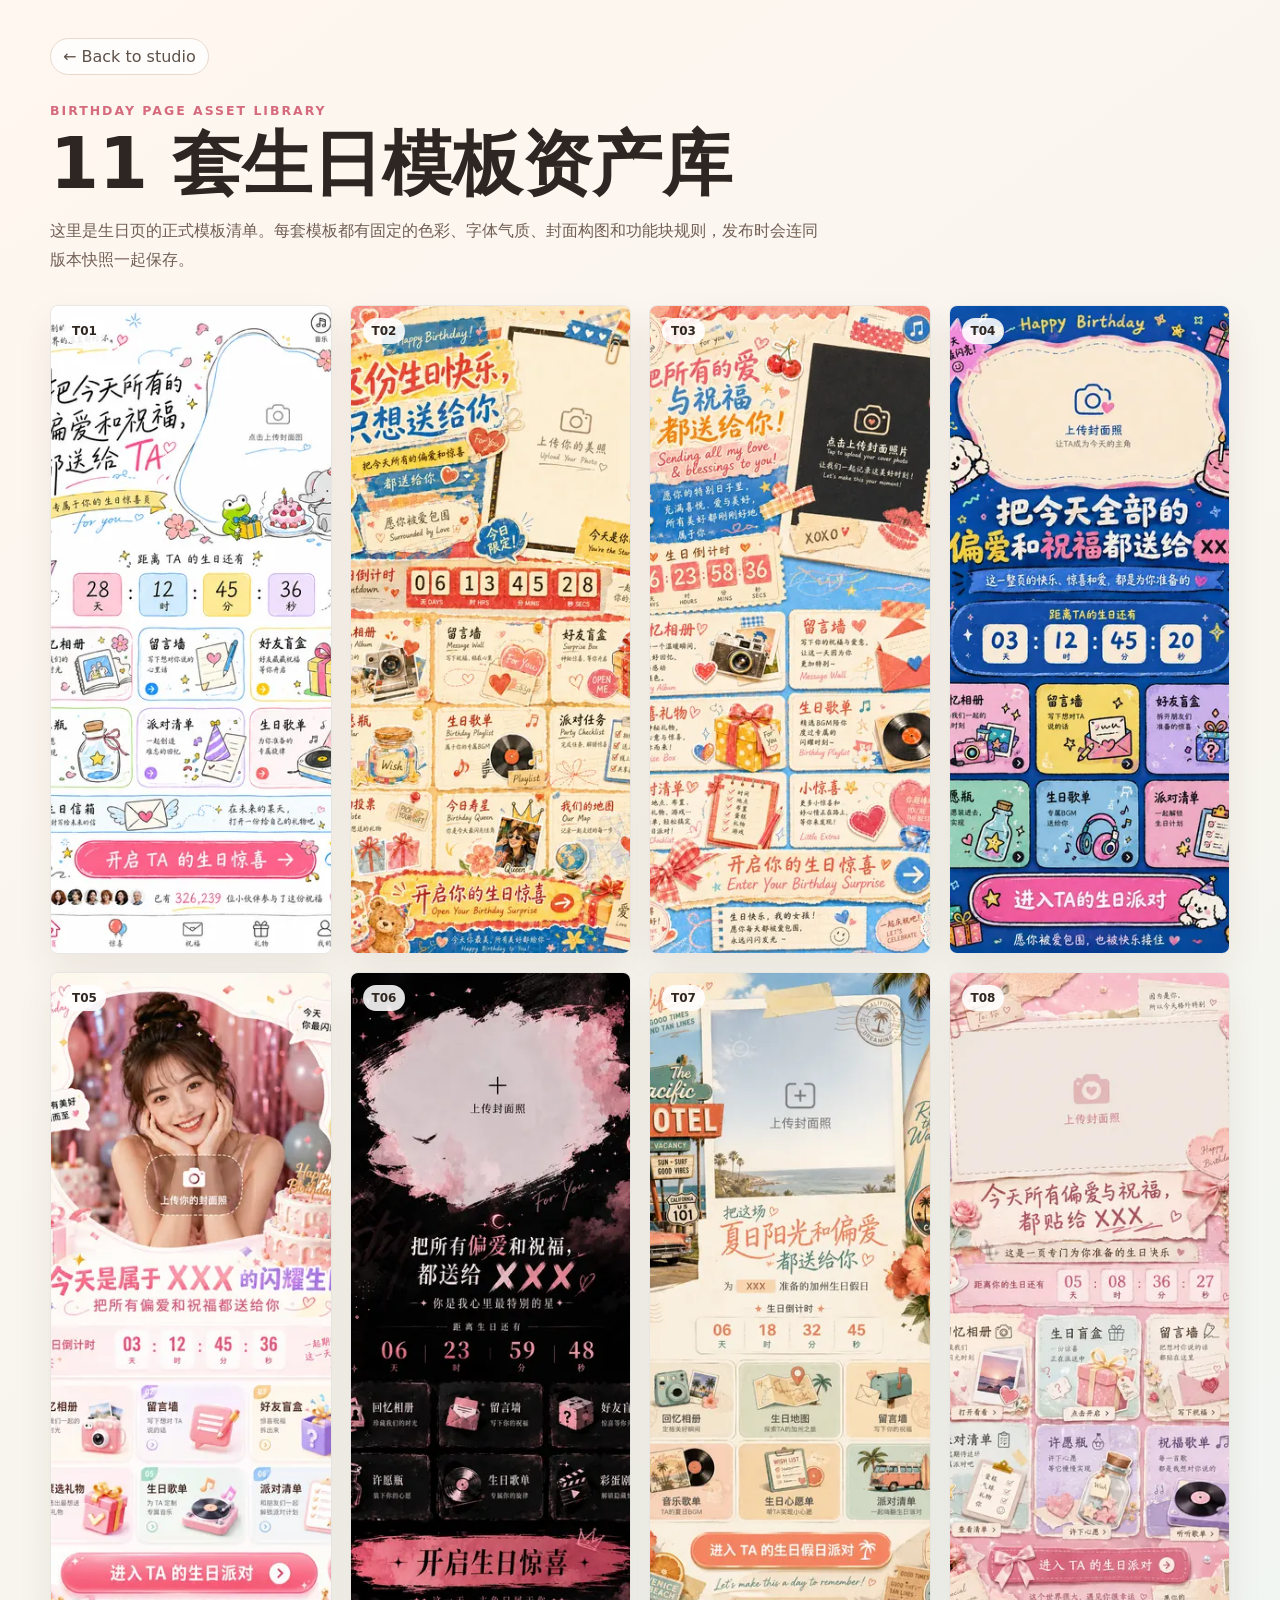
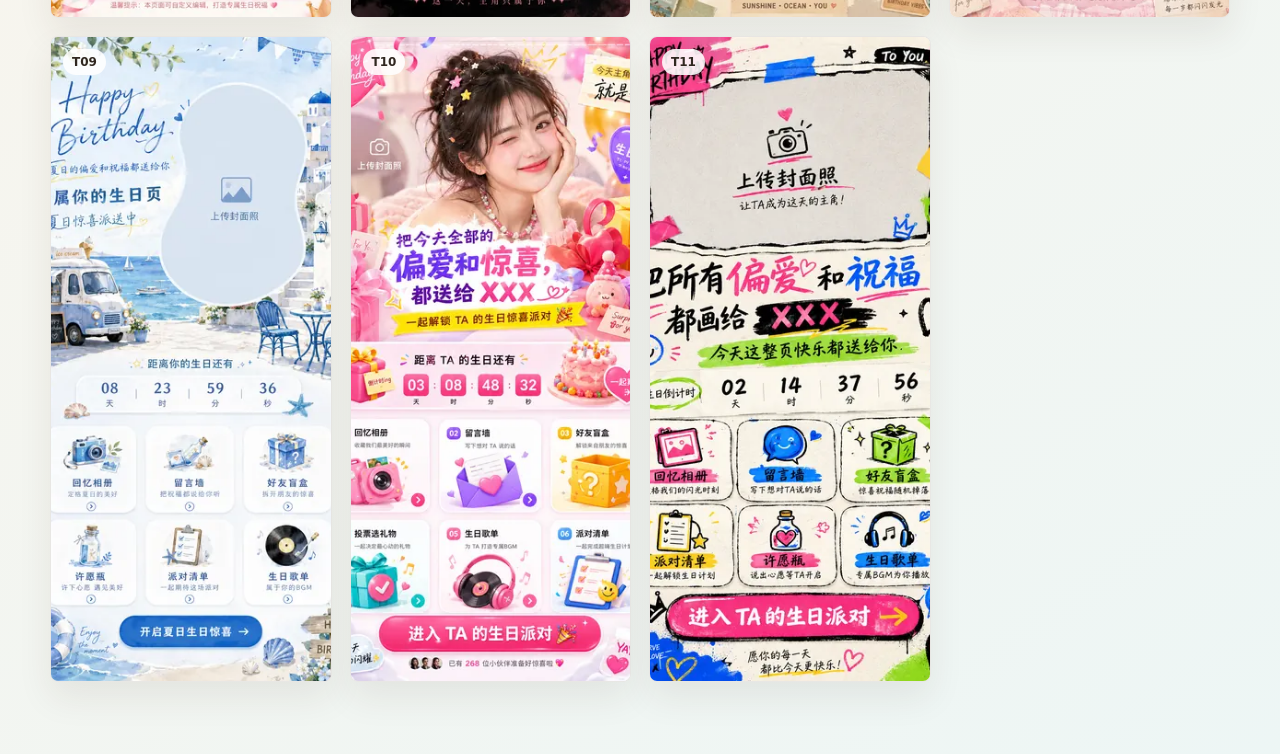
<file: template-library.html>
<!doctype html>
<html lang="zh-CN">
  <head>
    <meta charset="UTF-8">
    <meta name="viewport" content="width=device-width, initial-scale=1, viewport-fit=cover">
    <meta name="robots" content="noindex,nofollow,noarchive">
    <title>Birthday Template Library</title>
    <link rel="stylesheet" href="template-library.css?v=20260720-template-library-r4">
  </head>
  <body>
    <main class="library-shell">
      <header class="library-header">
        <a class="library-back" href="admin.html">&larr; Back to studio</a>
        <p class="library-kicker">BIRTHDAY PAGE ASSET LIBRARY</p>
        <h1 id="libraryTitle"></h1>
        <p id="libraryIntro" class="library-intro"></p>
      </header>
      <section id="templateLibraryGrid" class="template-library-grid" aria-live="polite"></section>
    </main>
    <dialog id="templateLibraryDialog" class="library-dialog">
      <button id="closeTemplateLibraryDialog" class="library-dialog-close" type="button" aria-label="Close">&times;</button>
      <img id="templateLibraryPreview" alt="">
      <div id="templateLibraryInfo" class="library-dialog-info"></div>
    </dialog>
    <script src="config/template-assets.js?v=20260720-template-library-r4"></script>
    <script src="js/template-library.js?v=20260720-template-library-r4"></script>
  </body>
</html>
</file>
<file: template-library.css>
:root {
  color-scheme: light;
  font-family: Inter, ui-sans-serif, system-ui, -apple-system, BlinkMacSystemFont, "Segoe UI", sans-serif;
  background: #f9f3ec;
  color: #2d2622;
}

* { box-sizing: border-box; }
body { margin: 0; min-width: 320px; background: linear-gradient(145deg, #fff7f0 0%, #f7f5ee 48%, #edf6f5 100%); }
button, a { font: inherit; }
button { cursor: pointer; }
.library-shell { width: min(1180px, calc(100% - 32px)); margin: 0 auto; padding: 38px 0 72px; }
.library-header { max-width: 780px; margin-bottom: 30px; }
.library-back { display: inline-flex; padding: 8px 12px; color: #5d514a; text-decoration: none; border: 1px solid #e8d9cc; border-radius: 999px; background: rgba(255,255,255,.75); }
.library-kicker { margin: 28px 0 8px; color: #d66a7d; font-weight: 800; font-size: .78rem; letter-spacing: .16em; }
.library-header h1 { margin: 0; font-size: clamp(2rem, 6vw, 4.4rem); line-height: 1.08; letter-spacing: 0; }
.library-intro { margin: 15px 0 0; color: #715f55; font-size: 1rem; line-height: 1.8; }
.template-library-grid { display: grid; grid-template-columns: repeat(auto-fill, minmax(230px, 1fr)); gap: 18px; }
.template-library-card { overflow: hidden; padding: 0; border: 1px solid rgba(78, 59, 47, .12); border-radius: 8px; background: rgba(255,255,255,.9); text-align: left; box-shadow: 0 16px 35px rgba(64, 44, 31, .08); transition: transform .2s ease, box-shadow .2s ease; }
.template-library-card:hover, .template-library-card:focus-visible { transform: translateY(-4px); box-shadow: 0 24px 45px rgba(64, 44, 31, .14); outline: 3px solid rgba(239,111,149,.22); outline-offset: 2px; }
.template-library-preview { position: relative; min-height: 250px; background: var(--template-bg); overflow: hidden; }
.template-library-preview img { width: 100%; height: 100%; min-height: 250px; object-fit: cover; object-position: top center; display: block; }
.template-library-code { position: absolute; top: 12px; left: 12px; padding: 6px 9px; border-radius: 999px; color: #302720; background: rgba(255,255,255,.88); font-weight: 800; font-size: .75rem; }
.template-library-premium { position: absolute; right: 11px; bottom: 11px; padding: 6px 9px; border-radius: 4px; background: var(--template-primary); color: #fff; font-size: .72rem; font-weight: 800; }
.template-library-copy { padding: 16px; }
.template-library-copy h2 { margin: 0; font-size: 1.25rem; letter-spacing: 0; }
.template-library-copy p { margin: 8px 0 0; color: #75645a; font-size: .89rem; line-height: 1.6; }
.template-library-swatches { display: flex; gap: 6px; margin-top: 14px; }
.template-library-swatches span { width: 18px; height: 18px; border-radius: 50%; border: 1px solid rgba(0,0,0,.1); }
.library-dialog { width: min(960px, calc(100% - 28px)); padding: 0; border: 0; border-radius: 10px; background: #fffdfa; box-shadow: 0 28px 80px rgba(25,15,10,.32); overflow: hidden; }
.library-dialog::backdrop { background: rgba(32,23,20,.55); backdrop-filter: blur(4px); }
.library-dialog img { width: min(100%, 520px); max-height: 78vh; object-fit: contain; display: block; margin: 0 auto; background: #f1ece6; }
.library-dialog-info { padding: 20px 22px 26px; }
.library-dialog-info h2 { margin: 0; font-size: 1.65rem; }
.library-dialog-info p { color: #6d5d54; line-height: 1.75; margin: 8px 0 0; }
.library-dialog-info .library-meta { display: flex; flex-wrap: wrap; gap: 8px; margin-top: 14px; }
.library-dialog-info .library-meta span { padding: 6px 9px; color: #67564d; border: 1px solid #ead9ce; border-radius: 999px; background: #fffaf6; font-size: .78rem; }
.library-dialog-close { position: absolute; z-index: 2; top: 12px; right: 12px; width: 38px; height: 38px; border: 0; border-radius: 50%; color: #2d2522; background: rgba(255,255,255,.92); font-size: 1.7rem; line-height: 1; }
@media (max-width: 640px) { .library-shell { width: min(100% - 22px, 1180px); padding-top: 20px; } .template-library-grid { grid-template-columns: repeat(2, minmax(0, 1fr)); gap: 11px; } .template-library-preview, .template-library-preview img { min-height: 190px; } .template-library-copy { padding: 12px; } .template-library-copy h2 { font-size: 1rem; } .template-library-copy p { font-size: .8rem; line-height: 1.45; } }
</file>
